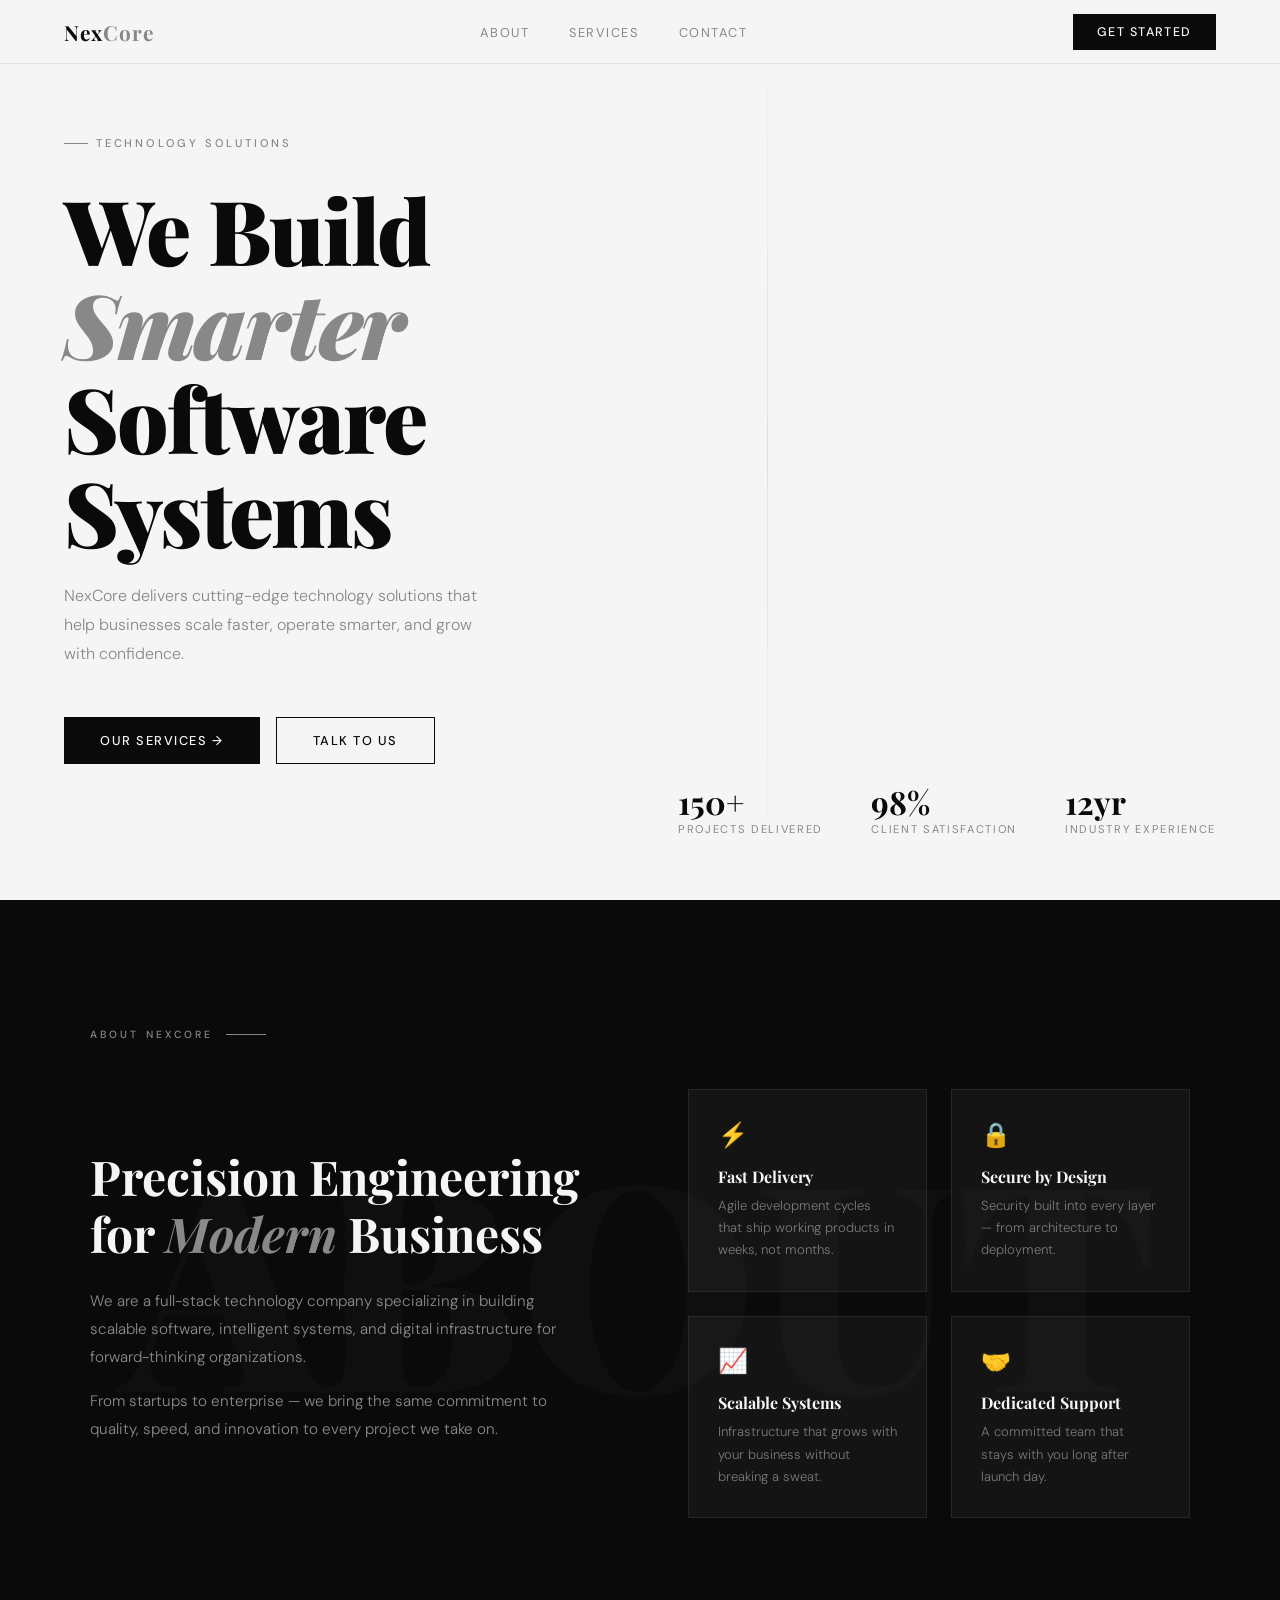
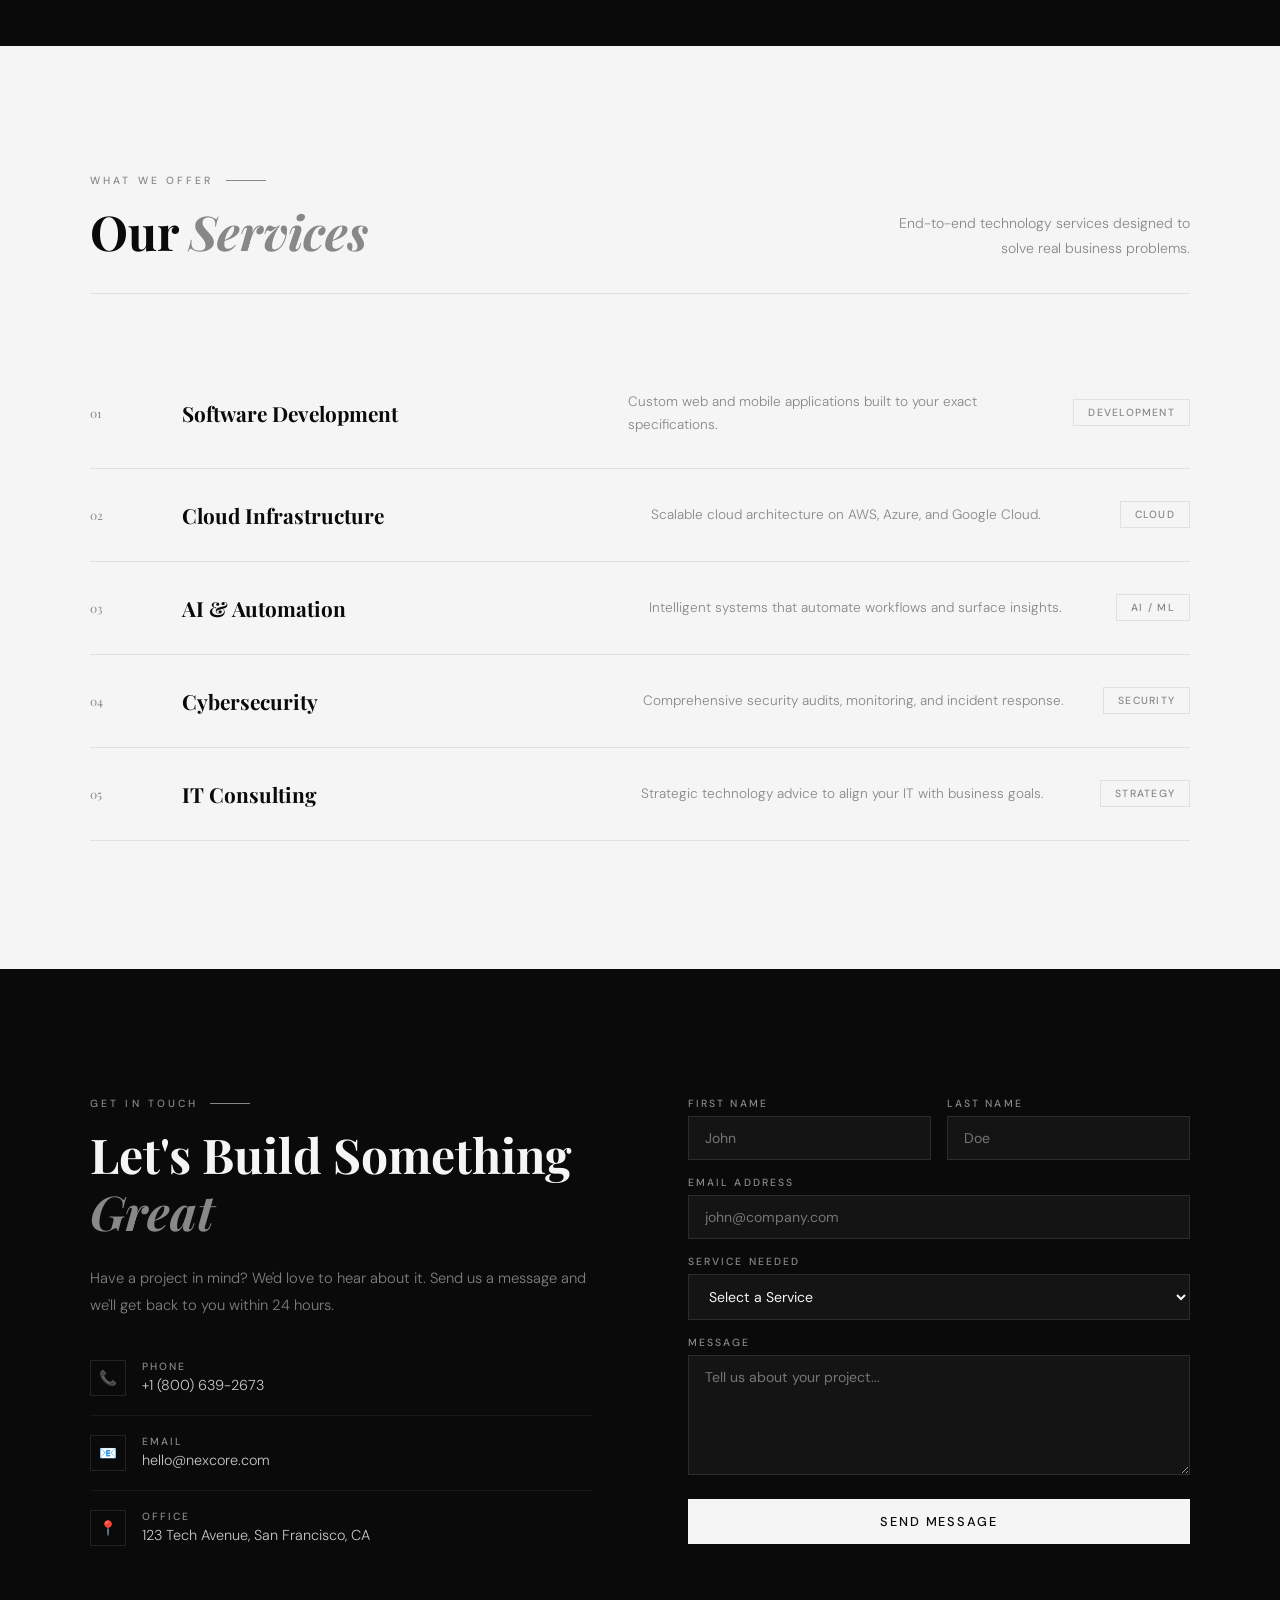
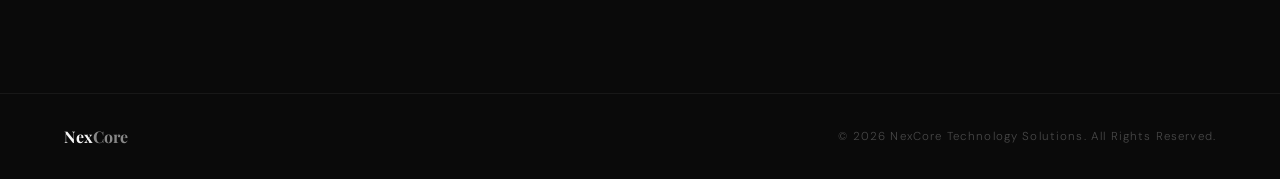
<file: index.html>
<!DOCTYPE html>
<html lang="en">
<head>
<meta charset="UTF-8">
<meta name="viewport" content="width=device-width, initial-scale=1.0">
<title>NexCore — Technology Solutions</title>
<link href="https://fonts.googleapis.com/css2?family=Playfair+Display:wght@400;700;900&family=DM+Sans:wght@300;400;500&display=swap" rel="stylesheet">
<style>
  /* =====================
     CSS VARIABLES (root)
     Think of this as your color dictionary!
  ===================== */
  :root {
    --black: #0a0a0a;
    --white: #f5f5f5;
    --gray: #888888;
    --gray-light: #e0e0e0;
    --gray-dark: #333333;
    --accent: #0a0a0a;
  }

  /* =====================
     RESET
     Removes browser default spacing
  ===================== */
  * { margin: 0; padding: 0; box-sizing: border-box; }
  html { scroll-behavior: smooth; }

  /* =====================
     BODY
     Base styles for entire page
  ===================== */
  body {
    background-color: var(--white);
    color: var(--black);
    font-family: 'DM Sans', sans-serif;
    font-weight: 300;
    overflow-x: hidden;
  }

  /* =====================
     NAVIGATION
     Fixed top bar
  ===================== */
  nav {
    position: fixed;
    top: 0; left: 0; right: 0;
    z-index: 100;
    padding: 0 4rem;
    height: 64px;
    display: flex;
    align-items: center;
    justify-content: space-between;
    background: rgba(245, 245, 245, 0.9);
    backdrop-filter: blur(10px);
    border-bottom: 1px solid var(--gray-light);
  }

  .nav-logo {
    font-family: 'Playfair Display', serif;
    font-size: 1.3rem;
    font-weight: 700;
    color: var(--black);
    letter-spacing: 0.05em;
  }

  .nav-logo span {
    color: var(--gray);
  }

  .nav-links {
    display: flex;
    gap: 2.5rem;
    list-style: none;
  }

  .nav-links a {
    text-decoration: none;
    color: var(--gray);
    font-size: 0.8rem;
    font-weight: 400;
    letter-spacing: 0.12em;
    text-transform: uppercase;
    transition: color 0.3s;
    cursor: pointer;
  }

  .nav-links a:hover { color: var(--black); }

  .nav-cta {
    padding: 10px 24px;
    background: var(--black);
    color: var(--white);
    border: none;
    font-family: 'DM Sans', sans-serif;
    font-size: 0.78rem;
    font-weight: 500;
    letter-spacing: 0.12em;
    text-transform: uppercase;
    cursor: pointer;
    transition: all 0.3s;
  }

  .nav-cta:hover {
    background: var(--gray-dark);
    transform: translateY(-1px);
  }

  /* =====================
     HERO SECTION
     The first thing users see
  ===================== */
  .hero {
    min-height: 100vh;
    display: flex;
    flex-direction: column;
    align-items: flex-start;
    justify-content: center;
    padding: 0 4rem;
    position: relative;
    overflow: hidden;
  }

  /* decorative line */
  .hero::before {
    content: '';
    position: absolute;
    top: 0; bottom: 0;
    right: 40%;
    width: 1px;
    background: linear-gradient(180deg, transparent, var(--gray-light), transparent);
  }

  .hero-tag {
    display: inline-flex;
    align-items: center;
    gap: 8px;
    font-size: 0.7rem;
    font-weight: 500;
    letter-spacing: 0.25em;
    text-transform: uppercase;
    color: var(--gray);
    margin-bottom: 2rem;
    animation: fade-up 0.8s ease both;
  }

  .hero-tag::before {
    content: '';
    width: 24px;
    height: 1px;
    background: var(--gray);
  }

  .hero h1 {
    font-family: 'Playfair Display', serif;
    font-size: clamp(3rem, 7vw, 6rem);
    font-weight: 900;
    line-height: 1.05;
    letter-spacing: -0.02em;
    margin-bottom: 1.5rem;
    max-width: 700px;
    animation: fade-up 0.9s ease 0.1s both;
  }

  .hero h1 em {
    font-style: italic;
    color: var(--gray);
  }

  .hero p {
    max-width: 420px;
    font-size: 1rem;
    line-height: 1.8;
    color: var(--gray);
    margin-bottom: 3rem;
    animation: fade-up 1s ease 0.2s both;
  }

  .hero-cta {
    display: flex;
    gap: 1rem;
    animation: fade-up 1s ease 0.3s both;
  }

  .btn-dark {
    padding: 14px 36px;
    background: var(--black);
    color: var(--white);
    border: none;
    font-family: 'DM Sans', sans-serif;
    font-size: 0.8rem;
    font-weight: 500;
    letter-spacing: 0.12em;
    text-transform: uppercase;
    cursor: pointer;
    transition: all 0.3s;
    text-decoration: none;
    display: inline-flex;
    align-items: center;
    gap: 8px;
  }

  .btn-dark:hover {
    background: var(--gray-dark);
    transform: translateY(-2px);
    box-shadow: 0 8px 24px rgba(0,0,0,0.15);
  }

  .btn-outline {
    padding: 14px 36px;
    background: transparent;
    color: var(--black);
    border: 1px solid var(--black);
    font-family: 'DM Sans', sans-serif;
    font-size: 0.8rem;
    font-weight: 500;
    letter-spacing: 0.12em;
    text-transform: uppercase;
    cursor: pointer;
    transition: all 0.3s;
    text-decoration: none;
    display: inline-flex;
    align-items: center;
    gap: 8px;
  }

  .btn-outline:hover {
    background: var(--black);
    color: var(--white);
    transform: translateY(-2px);
  }

  /* hero numbers */
  .hero-stats {
    position: absolute;
    right: 4rem;
    bottom: 4rem;
    display: flex;
    gap: 3rem;
    animation: fade-up 1s ease 0.4s both;
  }

  .hero-stat-num {
    font-family: 'Playfair Display', serif;
    font-size: 2rem;
    font-weight: 700;
    color: var(--black);
    display: block;
    line-height: 1;
  }

  .hero-stat-label {
    font-size: 0.7rem;
    font-weight: 400;
    letter-spacing: 0.15em;
    text-transform: uppercase;
    color: var(--gray);
    margin-top: 4px;
    display: block;
  }

  /* =====================
     ABOUT / FEATURES SECTION
  ===================== */
  .about {
    padding: 8rem 4rem;
    background: var(--black);
    color: var(--white);
    position: relative;
    overflow: hidden;
  }

  .about::before {
    content: 'ABOUT';
    position: absolute;
    top: 50%;
    left: 50%;
    transform: translate(-50%, -50%);
    font-family: 'Playfair Display', serif;
    font-size: 18rem;
    font-weight: 900;
    color: rgba(255,255,255,0.02);
    white-space: nowrap;
    pointer-events: none;
  }

  .about-inner {
    max-width: 1100px;
    margin: 0 auto;
  }

  .section-label {
    font-size: 0.65rem;
    font-weight: 500;
    letter-spacing: 0.3em;
    text-transform: uppercase;
    color: var(--gray);
    margin-bottom: 1rem;
    display: flex;
    align-items: center;
    gap: 12px;
  }

  .section-label::after {
    content: '';
    width: 40px;
    height: 1px;
    background: var(--gray);
  }

  .about-layout {
    display: grid;
    grid-template-columns: 1fr 1fr;
    gap: 6rem;
    align-items: center;
    margin-top: 3rem;
  }

  .about-left h2 {
    font-family: 'Playfair Display', serif;
    font-size: clamp(2rem, 4vw, 3rem);
    font-weight: 700;
    line-height: 1.2;
    margin-bottom: 1.5rem;
    color: var(--white);
  }

  .about-left h2 em {
    font-style: italic;
    color: var(--gray);
  }

  .about-left p {
    font-size: 0.95rem;
    line-height: 1.85;
    color: rgba(245,245,245,0.55);
    margin-bottom: 1rem;
  }

  .features-grid {
    display: grid;
    grid-template-columns: 1fr 1fr;
    gap: 1.5rem;
  }

  .feature-card {
    background: rgba(255,255,255,0.04);
    border: 1px solid rgba(255,255,255,0.08);
    padding: 1.8rem;
    transition: all 0.3s;
    position: relative;
    overflow: hidden;
  }

  .feature-card::before {
    content: '';
    position: absolute;
    top: 0; left: 0;
    width: 2px;
    height: 0;
    background: var(--white);
    transition: height 0.4s ease;
  }

  .feature-card:hover::before { height: 100%; }

  .feature-card:hover {
    background: rgba(255,255,255,0.08);
    transform: translateY(-4px);
  }

  .feature-icon {
    font-size: 1.5rem;
    margin-bottom: 1rem;
    display: block;
  }

  .feature-title {
    font-family: 'Playfair Display', serif;
    font-size: 1rem;
    font-weight: 700;
    color: var(--white);
    margin-bottom: 0.5rem;
  }

  .feature-desc {
    font-size: 0.82rem;
    line-height: 1.7;
    color: rgba(245,245,245,0.45);
  }

  /* =====================
     SERVICES SECTION
  ===================== */
  .services {
    padding: 8rem 4rem;
    background: var(--white);
  }

  .services-inner {
    max-width: 1100px;
    margin: 0 auto;
  }

  .services-header {
    display: flex;
    align-items: flex-end;
    justify-content: space-between;
    margin-bottom: 4rem;
    padding-bottom: 2rem;
    border-bottom: 1px solid var(--gray-light);
  }

  .services-header h2 {
    font-family: 'Playfair Display', serif;
    font-size: clamp(2rem, 4vw, 3rem);
    font-weight: 700;
    line-height: 1.2;
  }

  .services-header h2 em {
    font-style: italic;
    color: var(--gray);
  }

  .services-header p {
    max-width: 300px;
    font-size: 0.88rem;
    line-height: 1.75;
    color: var(--gray);
    text-align: right;
  }

  .services-list { display: flex; flex-direction: column; }

  .service-item {
    display: grid;
    grid-template-columns: 60px 1fr 1fr auto;
    gap: 2rem;
    align-items: center;
    padding: 2rem 0;
    border-bottom: 1px solid var(--gray-light);
    transition: all 0.3s;
    cursor: default;
  }

  .service-item:hover {
    padding-left: 1rem;
    background: rgba(0,0,0,0.02);
  }

  .service-num {
    font-family: 'Playfair Display', serif;
    font-size: 0.75rem;
    color: var(--gray);
    font-weight: 400;
  }

  .service-name {
    font-family: 'Playfair Display', serif;
    font-size: 1.3rem;
    font-weight: 700;
    color: var(--black);
  }

  .service-desc {
    font-size: 0.85rem;
    line-height: 1.7;
    color: var(--gray);
  }

  .service-tag {
    padding: 6px 14px;
    border: 1px solid var(--gray-light);
    font-size: 0.65rem;
    font-weight: 500;
    letter-spacing: 0.12em;
    text-transform: uppercase;
    color: var(--gray);
    white-space: nowrap;
  }

  /* =====================
     CONTACT SECTION
  ===================== */
  .contact {
    padding: 8rem 4rem;
    background: var(--black);
    color: var(--white);
  }

  .contact-inner {
    max-width: 1100px;
    margin: 0 auto;
    display: grid;
    grid-template-columns: 1fr 1fr;
    gap: 6rem;
    align-items: start;
  }

  .contact-left h2 {
    font-family: 'Playfair Display', serif;
    font-size: clamp(2rem, 4vw, 3rem);
    font-weight: 700;
    line-height: 1.2;
    margin-bottom: 1.5rem;
    margin-top: 1rem;
  }

  .contact-left h2 em {
    font-style: italic;
    color: var(--gray);
  }

  .contact-left p {
    font-size: 0.92rem;
    line-height: 1.85;
    color: rgba(245,245,245,0.5);
    margin-bottom: 2.5rem;
  }

  .contact-info { display: flex; flex-direction: column; gap: 1.2rem; }

  .contact-info-item {
    display: flex;
    gap: 1rem;
    align-items: flex-start;
    padding-bottom: 1.2rem;
    border-bottom: 1px solid rgba(255,255,255,0.06);
  }

  .contact-info-item:last-child { border-bottom: none; }

  .ci-icon {
    width: 36px; height: 36px;
    border: 1px solid rgba(255,255,255,0.1);
    display: flex; align-items: center; justify-content: center;
    font-size: 0.9rem;
    flex-shrink: 0;
  }

  .ci-label {
    font-size: 0.65rem;
    font-weight: 500;
    letter-spacing: 0.2em;
    text-transform: uppercase;
    color: var(--gray);
    margin-bottom: 3px;
  }

  .ci-value {
    font-size: 0.9rem;
    color: rgba(245,245,245,0.8);
  }

  /* FORM */
  .contact-form { display: flex; flex-direction: column; gap: 1rem; }

  .form-row {
    display: grid;
    grid-template-columns: 1fr 1fr;
    gap: 1rem;
  }

  .form-group { display: flex; flex-direction: column; gap: 6px; }

  .form-group label {
    font-size: 0.65rem;
    font-weight: 500;
    letter-spacing: 0.2em;
    text-transform: uppercase;
    color: var(--gray);
  }

  .form-group input,
  .form-group select,
  .form-group textarea {
    background: rgba(255,255,255,0.04);
    border: 1px solid rgba(255,255,255,0.1);
    padding: 12px 16px;
    color: var(--white);
    font-family: 'DM Sans', sans-serif;
    font-size: 0.88rem;
    outline: none;
    transition: all 0.3s;
    resize: vertical;
  }

  .form-group input:focus,
  .form-group select:focus,
  .form-group textarea:focus {
    border-color: rgba(255,255,255,0.4);
    background: rgba(255,255,255,0.08);
  }

  .form-group select option { background: #1a1a1a; }
  .form-group textarea { min-height: 120px; }

  .form-submit {
    padding: 14px;
    background: var(--white);
    color: var(--black);
    border: none;
    font-family: 'DM Sans', sans-serif;
    font-size: 0.8rem;
    font-weight: 500;
    letter-spacing: 0.15em;
    text-transform: uppercase;
    cursor: pointer;
    transition: all 0.3s;
    margin-top: 0.5rem;
  }

  .form-submit:hover {
    background: var(--gray-light);
    transform: translateY(-2px);
  }

  /* =====================
     FOOTER
  ===================== */
  footer {
    padding: 2rem 4rem;
    background: var(--black);
    border-top: 1px solid rgba(255,255,255,0.06);
    display: flex;
    align-items: center;
    justify-content: space-between;
  }

  .footer-logo {
    font-family: 'Playfair Display', serif;
    font-size: 1rem;
    font-weight: 700;
    color: var(--white);
  }

  .footer-logo span { color: var(--gray); }

  .footer-text {
    font-size: 0.72rem;
    color: rgba(255,255,255,0.25);
    letter-spacing: 0.1em;
  }

  /* =====================
     ANIMATIONS
     Reusable animation keyframes
  ===================== */
  @keyframes fade-up {
    from { opacity: 0; transform: translateY(20px); }
    to   { opacity: 1; transform: translateY(0); }
  }

  /* =====================
     RESPONSIVE
     Makes it work on small screens
  ===================== */
  @media (max-width: 768px) {
    nav { padding: 0 1.5rem; }
    .nav-links { display: none; }
    .hero { padding: 6rem 1.5rem 4rem; }
    .hero-stats { position: relative; right: auto; bottom: auto; margin-top: 3rem; flex-wrap: wrap; gap: 2rem; }
    .about { padding: 5rem 1.5rem; }
    .about-layout { grid-template-columns: 1fr; gap: 3rem; }
    .features-grid { grid-template-columns: 1fr; }
    .services { padding: 5rem 1.5rem; }
    .services-header { flex-direction: column; align-items: flex-start; gap: 1rem; }
    .services-header p { text-align: left; }
    .service-item { grid-template-columns: 40px 1fr; }
    .service-desc, .service-tag { display: none; }
    .contact { padding: 5rem 1.5rem; }
    .contact-inner { grid-template-columns: 1fr; gap: 3rem; }
    .form-row { grid-template-columns: 1fr; }
    footer { flex-direction: column; gap: 1rem; text-align: center; padding: 2rem 1.5rem; }
  }
</style>
</head>
<body>

  <!-- =====================
       NAVIGATION
       Fixed top bar with logo and links
  ===================== -->
  <nav>
    <div class="nav-logo">Nex<span>Core</span></div>
    <ul class="nav-links">
      <li><a href="#about">About</a></li>
      <li><a href="#services">Services</a></li>
      <li><a href="#contact">Contact</a></li>
    </ul>
    <button class="nav-cta" onclick="document.getElementById('contact').scrollIntoView({behavior:'smooth'})">Get Started</button>
  </nav>

  <!-- =====================
       HERO SECTION
       First thing users see — big headline + buttons
  ===================== -->
  <section class="hero" id="home">
    <div class="hero-tag">Technology Solutions</div>
    <h1>We Build <em>Smarter</em><br>Software Systems</h1>
    <p>NexCore delivers cutting-edge technology solutions that help businesses scale faster, operate smarter, and grow with confidence.</p>
    <div class="hero-cta">
      <a class="btn-dark" href="#services">Our Services →</a>
      <a class="btn-outline" href="#contact">Talk to Us</a>
    </div>
    <div class="hero-stats">
      <div>
        <span class="hero-stat-num">150+</span>
        <span class="hero-stat-label">Projects Delivered</span>
      </div>
      <div>
        <span class="hero-stat-num">98%</span>
        <span class="hero-stat-label">Client Satisfaction</span>
      </div>
      <div>
        <span class="hero-stat-num">12yr</span>
        <span class="hero-stat-label">Industry Experience</span>
      </div>
    </div>
  </section>

  <!-- =====================
       ABOUT / FEATURES SECTION
       Who we are + 4 feature cards
  ===================== -->
  <section class="about" id="about">
    <div class="about-inner">
      <div class="section-label">About NexCore</div>
      <div class="about-layout">

        <div class="about-left">
          <h2>Precision Engineering for <em>Modern</em> Business</h2>
          <p>We are a full-stack technology company specializing in building scalable software, intelligent systems, and digital infrastructure for forward-thinking organizations.</p>
          <p>From startups to enterprise — we bring the same commitment to quality, speed, and innovation to every project we take on.</p>
        </div>

        <div class="features-grid">
          <div class="feature-card">
            <span class="feature-icon">⚡</span>
            <div class="feature-title">Fast Delivery</div>
            <div class="feature-desc">Agile development cycles that ship working products in weeks, not months.</div>
          </div>
          <div class="feature-card">
            <span class="feature-icon">🔒</span>
            <div class="feature-title">Secure by Design</div>
            <div class="feature-desc">Security built into every layer — from architecture to deployment.</div>
          </div>
          <div class="feature-card">
            <span class="feature-icon">📈</span>
            <div class="feature-title">Scalable Systems</div>
            <div class="feature-desc">Infrastructure that grows with your business without breaking a sweat.</div>
          </div>
          <div class="feature-card">
            <span class="feature-icon">🤝</span>
            <div class="feature-title">Dedicated Support</div>
            <div class="feature-desc">A committed team that stays with you long after launch day.</div>
          </div>
        </div>

      </div>
    </div>
  </section>

  <!-- =====================
       SERVICES SECTION
       List of what we offer
  ===================== -->
  <section class="services" id="services">
    <div class="services-inner">
      <div class="services-header">
        <div>
          <div class="section-label" style="color:var(--gray);">What We Offer</div>
          <h2>Our <em>Services</em></h2>
        </div>
        <p>End-to-end technology services designed to solve real business problems.</p>
      </div>

      <div class="services-list">
        <div class="service-item">
          <div class="service-num">01</div>
          <div class="service-name">Software Development</div>
          <div class="service-desc">Custom web and mobile applications built to your exact specifications.</div>
          <div class="service-tag">Development</div>
        </div>
        <div class="service-item">
          <div class="service-num">02</div>
          <div class="service-name">Cloud Infrastructure</div>
          <div class="service-desc">Scalable cloud architecture on AWS, Azure, and Google Cloud.</div>
          <div class="service-tag">Cloud</div>
        </div>
        <div class="service-item">
          <div class="service-num">03</div>
          <div class="service-name">AI & Automation</div>
          <div class="service-desc">Intelligent systems that automate workflows and surface insights.</div>
          <div class="service-tag">AI / ML</div>
        </div>
        <div class="service-item">
          <div class="service-num">04</div>
          <div class="service-name">Cybersecurity</div>
          <div class="service-desc">Comprehensive security audits, monitoring, and incident response.</div>
          <div class="service-tag">Security</div>
        </div>
        <div class="service-item">
          <div class="service-num">05</div>
          <div class="service-name">IT Consulting</div>
          <div class="service-desc">Strategic technology advice to align your IT with business goals.</div>
          <div class="service-tag">Strategy</div>
        </div>
      </div>
    </div>
  </section>

  <!-- =====================
       CONTACT SECTION
       Contact info + form
  ===================== -->
  <section class="contact" id="contact">
    <div class="contact-inner">

      <div class="contact-left">
        <div class="section-label" style="color:var(--gray);">Get In Touch</div>
        <h2>Let's Build Something <em>Great</em></h2>
        <p>Have a project in mind? We'd love to hear about it. Send us a message and we'll get back to you within 24 hours.</p>
        <div class="contact-info">
          <div class="contact-info-item">
            <div class="ci-icon">📞</div>
            <div>
              <div class="ci-label">Phone</div>
              <div class="ci-value">+1 (800) 639-2673</div>
            </div>
          </div>
          <div class="contact-info-item">
            <div class="ci-icon">📧</div>
            <div>
              <div class="ci-label">Email</div>
              <div class="ci-value">hello@nexcore.com</div>
            </div>
          </div>
          <div class="contact-info-item">
            <div class="ci-icon">📍</div>
            <div>
              <div class="ci-label">Office</div>
              <div class="ci-value">123 Tech Avenue, San Francisco, CA</div>
            </div>
          </div>
        </div>
      </div>

      <div>
        <div class="contact-form">
          <div class="form-row">
            <div class="form-group">
              <label>First Name</label>
              <input type="text" placeholder="John">
            </div>
            <div class="form-group">
              <label>Last Name</label>
              <input type="text" placeholder="Doe">
            </div>
          </div>
          <div class="form-group">
            <label>Email Address</label>
            <input type="email" placeholder="john@company.com">
          </div>
          <div class="form-group">
            <label>Service Needed</label>
            <select>
              <option>Select a Service</option>
              <option>Software Development</option>
              <option>Cloud Infrastructure</option>
              <option>AI & Automation</option>
              <option>Cybersecurity</option>
              <option>IT Consulting</option>
            </select>
          </div>
          <div class="form-group">
            <label>Message</label>
            <textarea placeholder="Tell us about your project..."></textarea>
          </div>
          <button class="form-submit" onclick="this.textContent='✓ Message Sent!'; setTimeout(()=>this.textContent='Send Message',3000)">Send Message</button>
        </div>
      </div>

    </div>
  </section>

  <!-- =====================
       FOOTER
  ===================== -->
  <footer>
    <div class="footer-logo">Nex<span>Core</span></div>
    <div class="footer-text">© 2026 NexCore Technology Solutions. All Rights Reserved.</div>
  </footer>

</body>
</html>
</file>
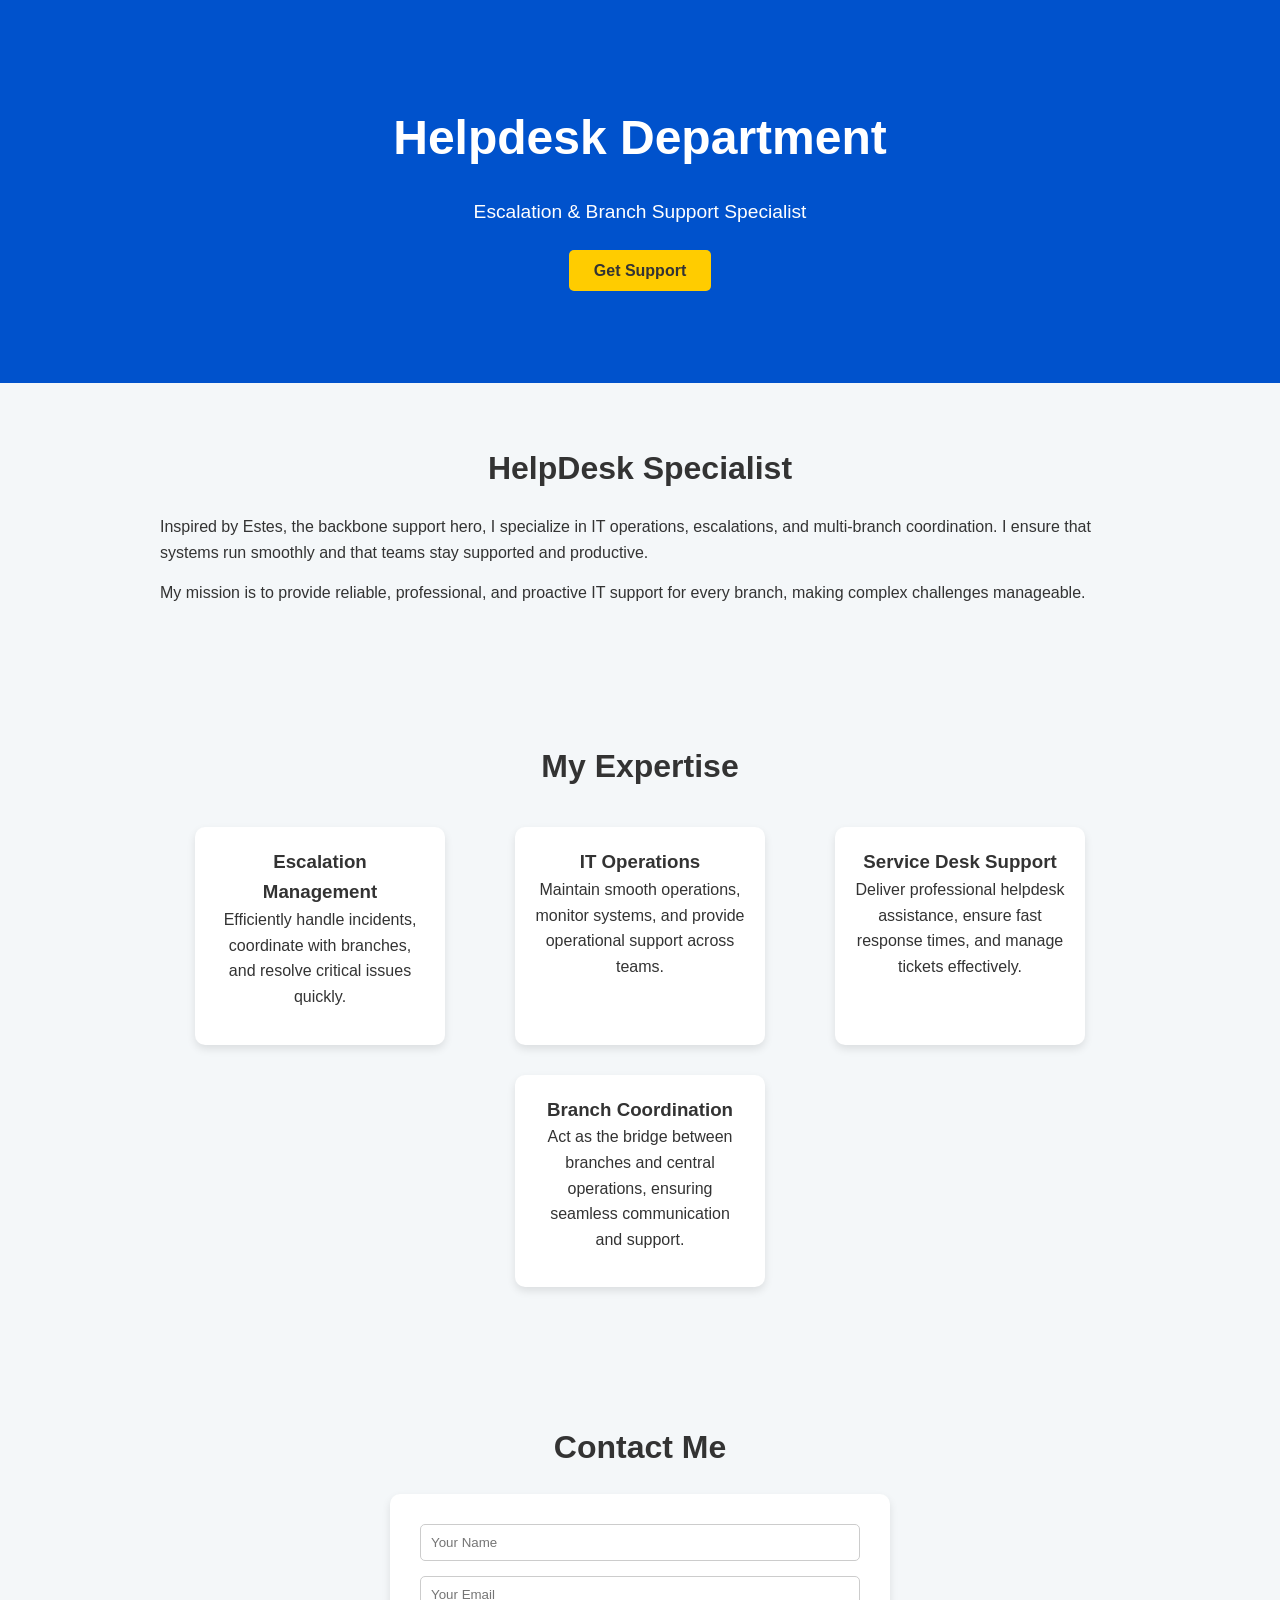
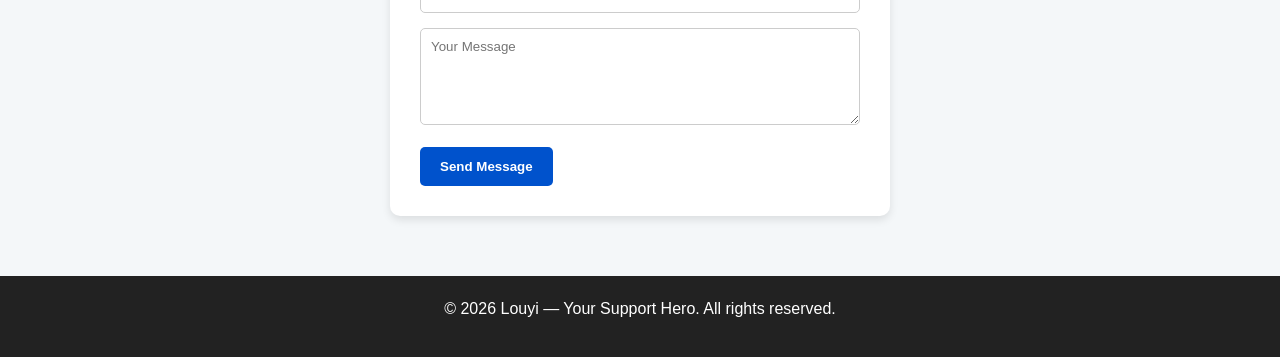
<file: Estes Website/index.html>
<!DOCTYPE html>
<html lang="en">
<head>
  <meta charset="UTF-8">
  <meta name="viewport" content="width=device-width, initial-scale=1.0">
  <title>Helpdesk Department</title>
  <style>
    /* Basic Reset */
    * { margin: 0; padding: 0; box-sizing: border-box; font-family: Arial, sans-serif; }
    body { background-color: #f4f7f9; color: #333; line-height: 1.6; }

    /* Header / Hero */
    header {
      background-color: #0052cc;
      color: white;
      text-align: center;
      padding: 100px 20px;
    }
    header h1 { font-size: 3rem; margin-bottom: 20px; }
    header p { font-size: 1.2rem; margin-bottom: 30px; }
    header a { background-color: #ffcc00; color: #333; padding: 12px 25px; text-decoration: none; font-weight: bold; border-radius: 5px; }

    /* Section Styling */
    section { padding: 60px 20px; max-width: 1000px; margin: auto; }
    h2 { font-size: 2rem; margin-bottom: 20px; text-align: center; }
    p { margin-bottom: 15px; }

    /* Services */
    .services { display: flex; flex-wrap: wrap; justify-content: space-around; }
    .service { background: white; padding: 20px; border-radius: 10px; margin: 15px; width: 250px; box-shadow: 0 4px 8px rgba(0,0,0,0.1); text-align: center; }

    /* Contact Form */
    form { background: white; padding: 30px; border-radius: 10px; box-shadow: 0 4px 8px rgba(0,0,0,0.1); max-width: 500px; margin: auto; }
    input, textarea { width: 100%; padding: 10px; margin-bottom: 15px; border-radius: 5px; border: 1px solid #ccc; }
    button { background-color: #0052cc; color: white; padding: 12px 20px; border: none; border-radius: 5px; font-weight: bold; cursor: pointer; }
    button:hover { background-color: #003d99; }

    /* Footer */
    footer { text-align: center; padding: 20px; background-color: #222; color: white; }
  </style>
</head>
<body>

  <!-- Hero Section -->
  <header>
    <h1>Helpdesk Department</h1>
    <p>Escalation & Branch Support Specialist</p>
    <a href="#contact">Get Support</a>
  </header>

  <!-- About Section -->
  <section id="about">
    <h2>HelpDesk Specialist</h2>
    <p>Inspired by Estes, the backbone support hero, I specialize in IT operations, escalations, and multi-branch coordination. I ensure that systems run smoothly and that teams stay supported and productive.</p>
    <p>My mission is to provide reliable, professional, and proactive IT support for every branch, making complex challenges manageable.</p>
  </section>

  <!-- Services Section -->
  <section id="services">
    <h2>My Expertise</h2>
    <div class="services">
      <div class="service">
        <h3>Escalation Management</h3>
        <p>Efficiently handle incidents, coordinate with branches, and resolve critical issues quickly.</p>
      </div>
      <div class="service">
        <h3>IT Operations</h3>
        <p>Maintain smooth operations, monitor systems, and provide operational support across teams.</p>
      </div>
      <div class="service">
        <h3>Service Desk Support</h3>
        <p>Deliver professional helpdesk assistance, ensure fast response times, and manage tickets effectively.</p>
      </div>
      <div class="service">
        <h3>Branch Coordination</h3>
        <p>Act as the bridge between branches and central operations, ensuring seamless communication and support.</p>
      </div>
    </div>
  </section>

  <!-- Contact Section -->
  <section id="contact">
    <h2>Contact Me</h2>
    <form>
      <input type="text" placeholder="Your Name" required>
      <input type="email" placeholder="Your Email" required>
      <textarea placeholder="Your Message" rows="5" required></textarea>
      <button type="submit">Send Message</button>
    </form>
  </section>

  <!-- Footer -->
  <footer>
    <p>© 2026 Louyi — Your Support Hero. All rights reserved.</p>
  </footer>

</body>
</html>
</file>
